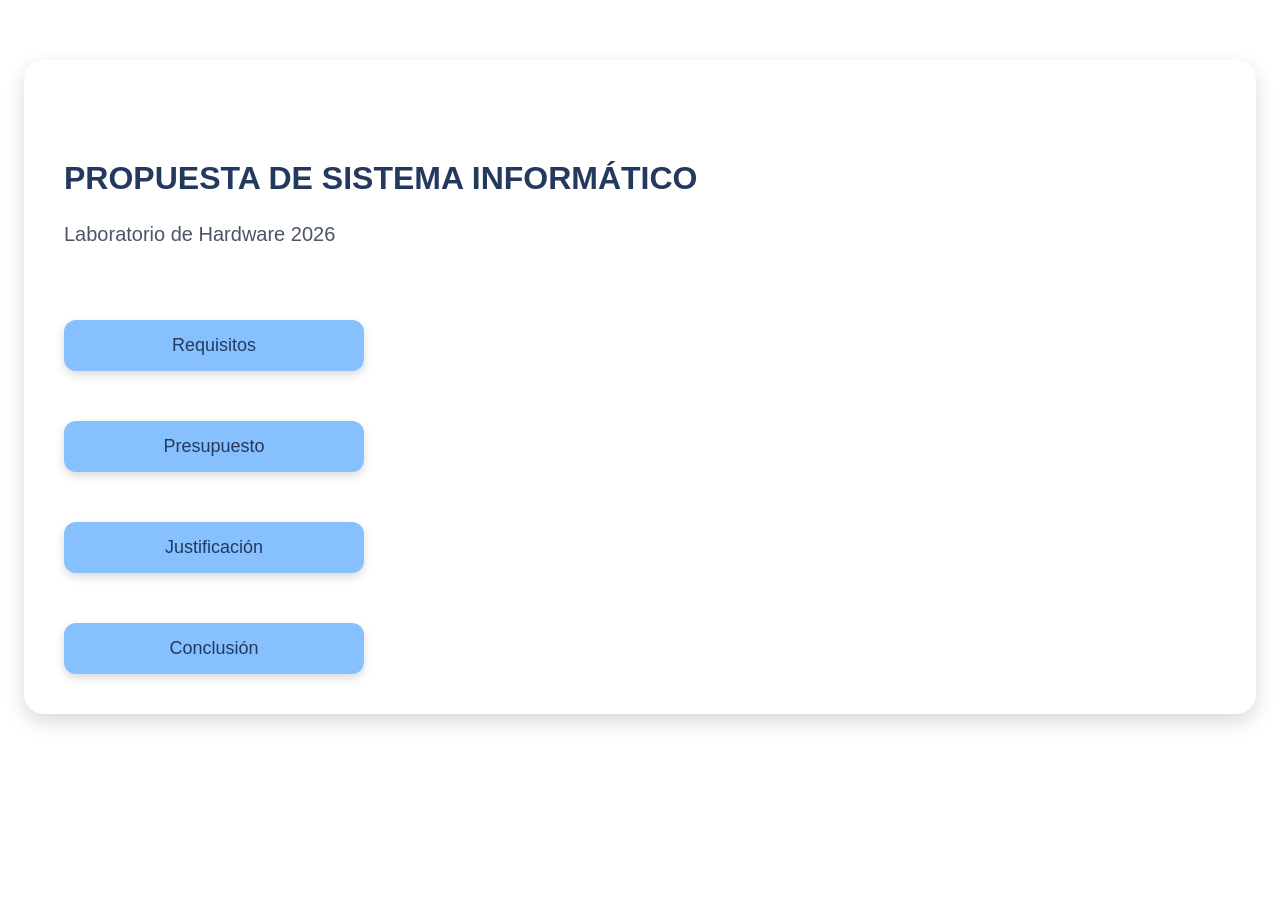
<file: docs/index.html>
<!DOCTYPE html>
<html lang="es">

<head>
  <meta charset="UTF-8">
  <title>TRABAJO INTEGRADOR FINAL</title>
  <link rel="stylesheet" href="style.css">
</head>

<body>
  <div class="tarjeta">
      <h1>PROPUESTA DE SISTEMA INFORMÁTICO</h1>

      <p>Laboratorio de Hardware 2026</p>

    <div class="botones">
  
      <a href="requisitos.html">
        <button>Requisitos</button>
      </a>
  
       <a href="presupuesto.html">
        <button>Presupuesto</button>
      </a>
  
       <a href="justificacion.html">
        <button>Justificación</button>
      </a>
  
       <a href="conclusion.html">
        <button>Conclusión</button>
      </a>
    </div>
  </div>

</body>
</html>
</file>
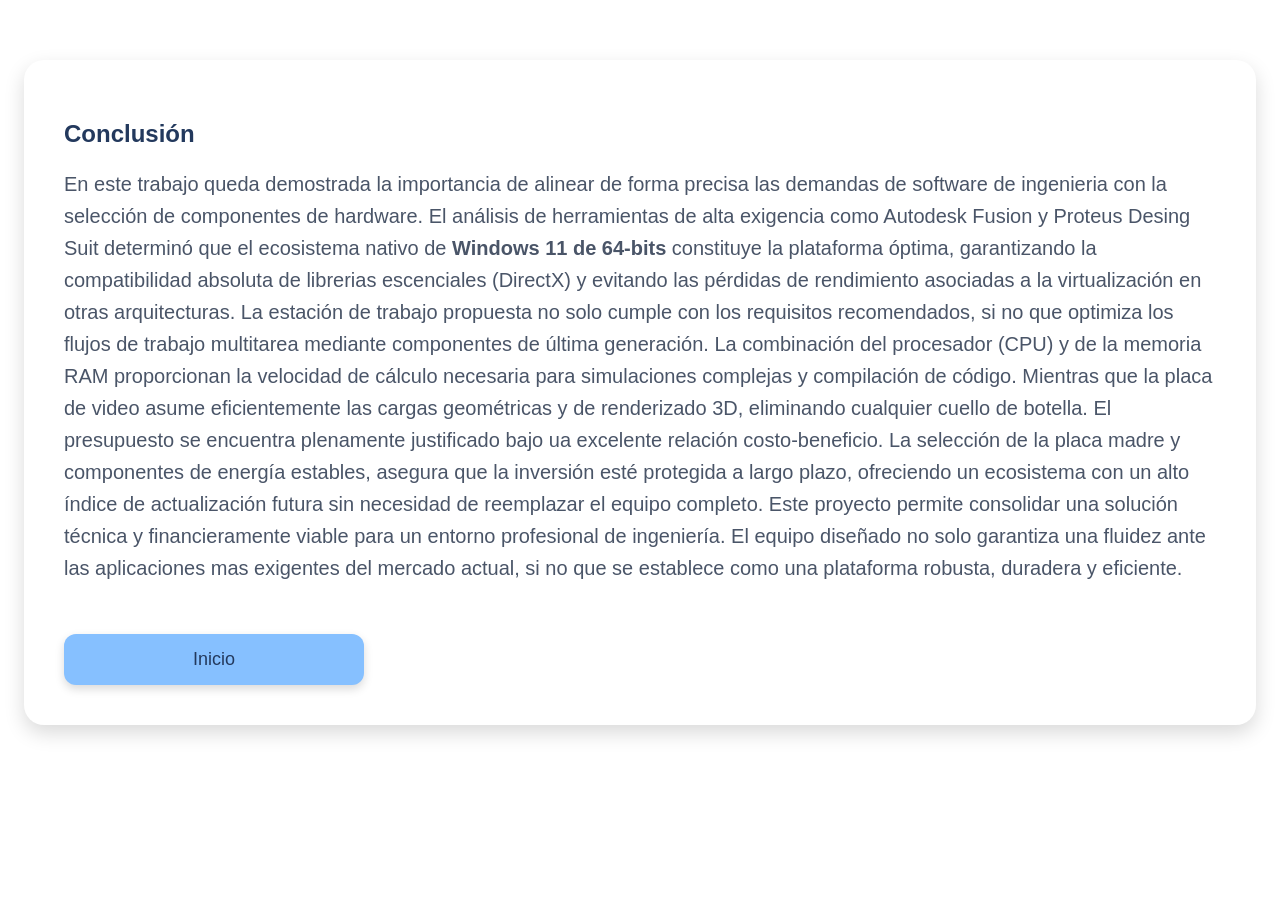
<file: docs/conclusion.html>
<!DOCTYPE html>
<html lang="es">

<head>
  <meta charset="UTF-8">
  <title>Conclusión</title>
  <link rel="stylesheet" href="style.css">
</head>
<body>

  <div class="tarjeta">
    <h2>Conclusión</h2>
    
    <p>
    En este trabajo queda demostrada la importancia de alinear de forma precisa las demandas de software de ingenieria con la selección de componentes de hardware. El análisis de herramientas de alta exigencia como Autodesk Fusion y Proteus Desing Suit determinó que el ecosistema nativo de <strong>Windows 11 de 64-bits</strong> constituye la plataforma óptima, garantizando la compatibilidad absoluta de librerias escenciales (DirectX) y evitando las pérdidas de rendimiento asociadas a la virtualización en otras arquitecturas.
    La estación de trabajo propuesta no solo cumple con los requisitos recomendados, si no que optimiza los flujos de trabajo multitarea mediante componentes de última generación. La combinación del procesador (CPU) y de la memoria RAM proporcionan la velocidad de cálculo necesaria para simulaciones complejas y compilación de código. Mientras que la placa de video asume eficientemente las cargas geométricas y de renderizado 3D, eliminando cualquier cuello de botella.
    El presupuesto se encuentra plenamente justificado bajo ua excelente relación costo-beneficio. La selección de la placa madre y componentes de energía estables, asegura que la inversión esté protegida a largo plazo, ofreciendo un ecosistema con un alto índice de actualización futura sin necesidad de reemplazar el equipo completo.
    Este proyecto permite consolidar una solución técnica y financieramente viable para un entorno profesional de ingeniería. El equipo diseñado no solo garantiza una fluidez ante las aplicaciones mas exigentes del mercado actual, si no que se establece como una plataforma robusta, duradera y eficiente.
    </p>
    
    <a href="index.html">
        <button>Inicio</button>
    </a>
    
  </div>
  
</body>
  
</html>
</file>
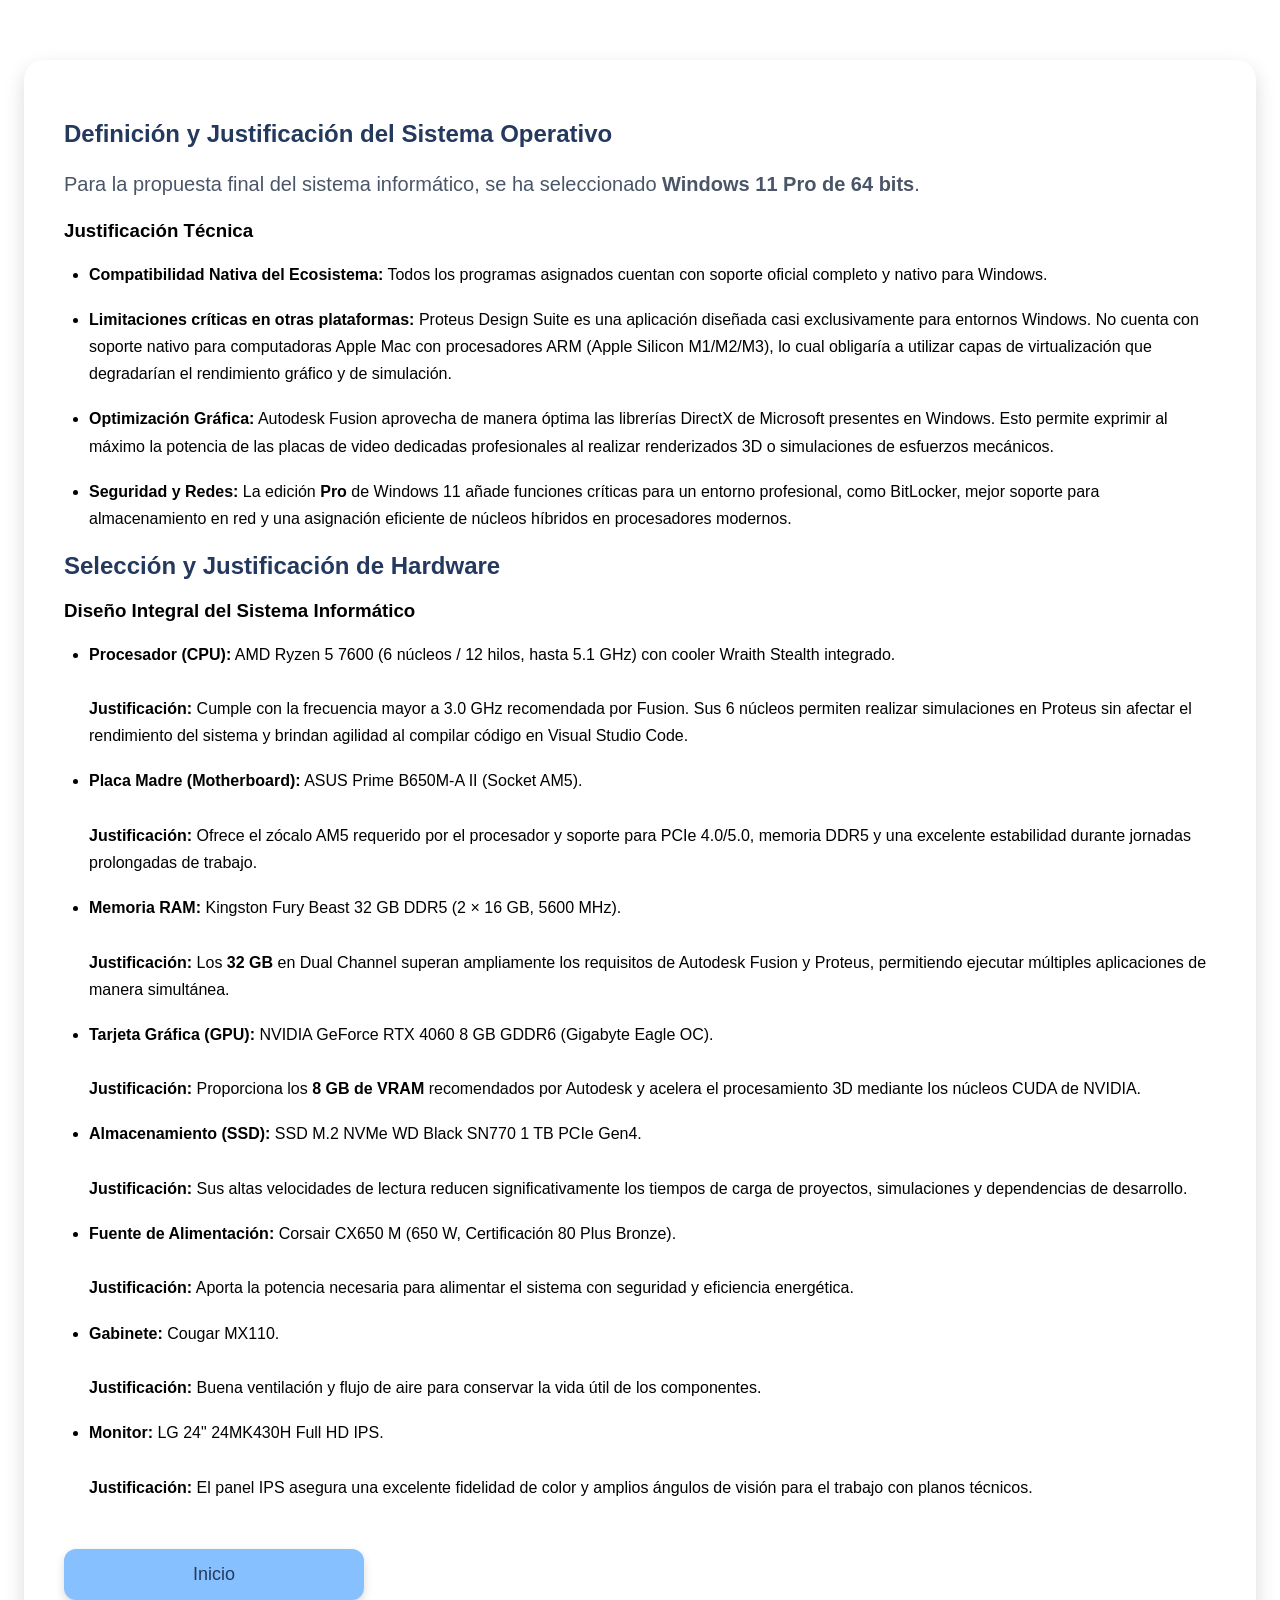
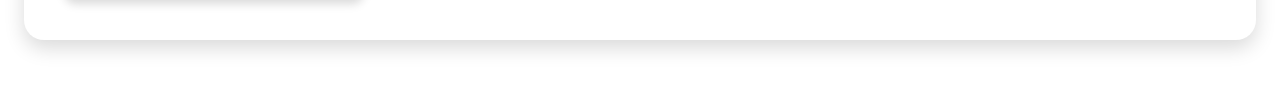
<file: docs/justificacion.html>
<!DOCTYPE html>
<html lang="es">

<head>
  <meta charset="UTF-8">
  <title>Justificación</title>
  <link rel="stylesheet" href="style.css">
</head>

 <body>

  <div class="tarjeta">
    <h2>Definición y Justificación del Sistema Operativo</h2>
      
      <p>
          Para la propuesta final del sistema informático, se ha seleccionado
          <strong>Windows 11 Pro de 64 bits</strong>.
      </p>
      
      <h3>Justificación Técnica</h3>
      <ul>
          <li>
              <strong>Compatibilidad Nativa del Ecosistema:</strong>
              Todos los programas asignados cuentan con soporte oficial completo y nativo para Windows.
          </li>
          <li>
              <strong>Limitaciones críticas en otras plataformas:</strong>
              Proteus Design Suite es una aplicación diseñada casi exclusivamente para entornos Windows. No cuenta con soporte nativo para computadoras Apple Mac con procesadores ARM (Apple Silicon M1/M2/M3), lo cual obligaría a utilizar capas de virtualización que degradarían el rendimiento gráfico y de simulación.
          </li>
          <li>
              <strong>Optimización Gráfica:</strong>
              Autodesk Fusion aprovecha de manera óptima las librerías DirectX de Microsoft presentes en Windows. Esto permite exprimir al máximo la potencia de las placas de video dedicadas profesionales al realizar renderizados 3D o simulaciones de esfuerzos mecánicos.
          </li>
          <li>
              <strong>Seguridad y Redes:</strong>
              La edición <strong>Pro</strong> de Windows 11 añade funciones críticas para un entorno profesional, como BitLocker, mejor soporte para almacenamiento en red y una asignación eficiente de núcleos híbridos en procesadores modernos.
          </li>
      </ul>
      
      <h2>Selección y Justificación de Hardware</h2>
      <h3>Diseño Integral del Sistema Informático</h3>
      <ul>
          <li>
              <strong>Procesador (CPU):</strong>
              AMD Ryzen 5 7600 (6 núcleos / 12 hilos, hasta 5.1 GHz) con cooler Wraith Stealth integrado.
              <br><br>
              <strong>Justificación:</strong>
              Cumple con la frecuencia mayor a 3.0 GHz recomendada por Fusion. Sus 6 núcleos permiten realizar simulaciones en Proteus sin afectar el rendimiento del sistema y brindan agilidad al compilar código en Visual Studio Code.
          </li>
          <li>
              <strong>Placa Madre (Motherboard):</strong>
              ASUS Prime B650M-A II (Socket AM5).
              <br><br>
              <strong>Justificación:</strong>
              Ofrece el zócalo AM5 requerido por el procesador y soporte para PCIe 4.0/5.0, memoria DDR5 y una excelente estabilidad durante jornadas prolongadas de trabajo.
          </li>
          <li>
              <strong>Memoria RAM:</strong>
              Kingston Fury Beast 32 GB DDR5 (2 × 16 GB, 5600 MHz).
              <br><br>
              <strong>Justificación:</strong>
              Los <strong>32 GB</strong> en Dual Channel superan ampliamente los requisitos de Autodesk Fusion y Proteus, permitiendo ejecutar múltiples aplicaciones de manera simultánea.
          </li>
          <li>
              <strong>Tarjeta Gráfica (GPU):</strong>
              NVIDIA GeForce RTX 4060 8 GB GDDR6 (Gigabyte Eagle OC).
              <br><br>
              <strong>Justificación:</strong>
              Proporciona los <strong>8 GB de VRAM</strong> recomendados por Autodesk y acelera el procesamiento 3D mediante los núcleos CUDA de NVIDIA.
          </li>
          <li>
              <strong>Almacenamiento (SSD):</strong>
              SSD M.2 NVMe WD Black SN770 1 TB PCIe Gen4.
              <br><br>
              <strong>Justificación:</strong>
              Sus altas velocidades de lectura reducen significativamente los tiempos de carga de proyectos, simulaciones y dependencias de desarrollo.
          </li>
          <li>
              <strong>Fuente de Alimentación:</strong>
              Corsair CX650 M (650 W, Certificación 80 Plus Bronze).
              <br><br>
              <strong>Justificación:</strong>
              Aporta la potencia necesaria para alimentar el sistema con seguridad y eficiencia energética.
          </li>
          <li>
              <strong>Gabinete:</strong>
              Cougar MX110.
              <br><br>
              <strong>Justificación:</strong>
              Buena ventilación y flujo de aire para conservar la vida útil de los componentes.
          </li>
          <li>
              <strong>Monitor:</strong>
              LG 24" 24MK430H Full HD IPS.
              <br><br>
              <strong>Justificación:</strong>
              El panel IPS asegura una excelente fidelidad de color y amplios ángulos de visión para el trabajo con planos técnicos.
          </li>
      </ul>
    
      <a href="index.html">
          <button>Inicio</button>
      </a>
   </div>
 </body>
</html>
</file>
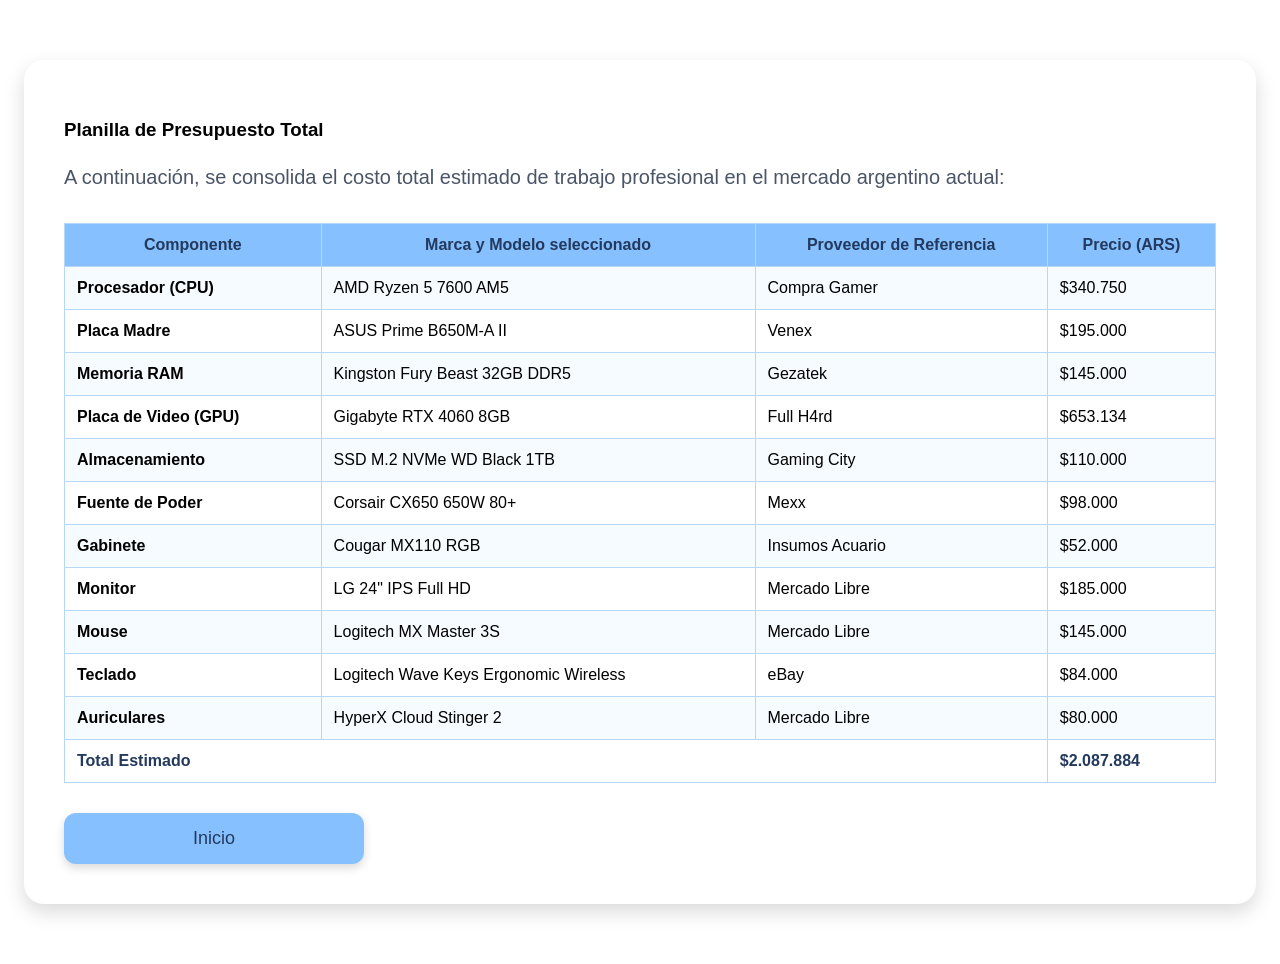
<file: docs/presupuesto.html>
<!DOCTYPE html>
<html lang="es">

<head>
  <meta charset="UTF-8">
  <title>Requisitos</title>
  <link rel="stylesheet" href="style.css">
</head>

<body>

  <div class="tarjeta">
    
    <h3>Planilla de Presupuesto Total</h3>

    <p>
      A continuación, se consolida el costo total estimado de trabajo profesional en el mercado argentino actual:
    </p>
    <table>

      <tr>
          <th>Componente</th>
          <th>Marca y Modelo seleccionado</th>
          <th>Proveedor de Referencia</th>
          <th>Precio (ARS)</th>
      </tr>
  
      <tr>
          <td><strong>Procesador (CPU)</strong></td>
          <td>AMD Ryzen 5 7600 AM5</td>
          <td>Compra Gamer</td>
          <td>$340.750</td>
      </tr>
  
      <tr>
          <td><strong>Placa Madre</strong></td>
          <td>ASUS Prime B650M-A II</td>
          <td>Venex</td>
          <td>$195.000</td>
      </tr>
  
      <tr>
          <td><strong>Memoria RAM</strong></td>
          <td>Kingston Fury Beast 32GB DDR5</td>
          <td>Gezatek</td>
          <td>$145.000</td>
      </tr>
  
      <tr>
          <td><strong>Placa de Video (GPU)</strong></td>
          <td>Gigabyte RTX 4060 8GB</td>
          <td>Full H4rd</td>
          <td>$653.134</td>
      </tr>
  
      <tr>
          <td><strong>Almacenamiento</strong></td>
          <td>SSD M.2 NVMe WD Black 1TB</td>
          <td>Gaming City</td>
          <td>$110.000</td>
      </tr>
  
      <tr>
          <td><strong>Fuente de Poder</strong></td>
          <td>Corsair CX650 650W 80+</td>
          <td>Mexx</td>
          <td>$98.000</td>
      </tr>
  
      <tr>
          <td><strong>Gabinete</strong></td>
          <td>Cougar MX110 RGB</td>
          <td>Insumos Acuario</td>
          <td>$52.000</td>
      </tr>
  
      <tr>
          <td><strong>Monitor</strong></td>
          <td>LG 24" IPS Full HD</td>
          <td>Mercado Libre</td>
          <td>$185.000</td>
      </tr>
  
      <tr>
          <td><strong>Mouse</strong></td>
          <td>Logitech MX Master 3S</td>
          <td>Mercado Libre</td>
          <td>$145.000</td>
      </tr>
  
      <tr>
          <td><strong>Teclado</strong></td>
          <td>Logitech Wave Keys Ergonomic Wireless</td>
          <td>eBay</td>
          <td>$84.000</td>
      </tr>
  
      <tr>
          <td><strong>Auriculares</strong></td>
          <td>HyperX Cloud Stinger 2</td>
          <td>Mercado Libre</td>
          <td>$80.000</td>
      </tr>
  
      <tr class="total">
          <td colspan="3"><strong>Total Estimado</strong></td>
          <td><strong>$2.087.884</strong></td>
      </tr>
  
     </table>

    <a href="index.html">
      <button>Inicio</button>
    </a>
    
  </div>
  
</body>

</html>
</file>
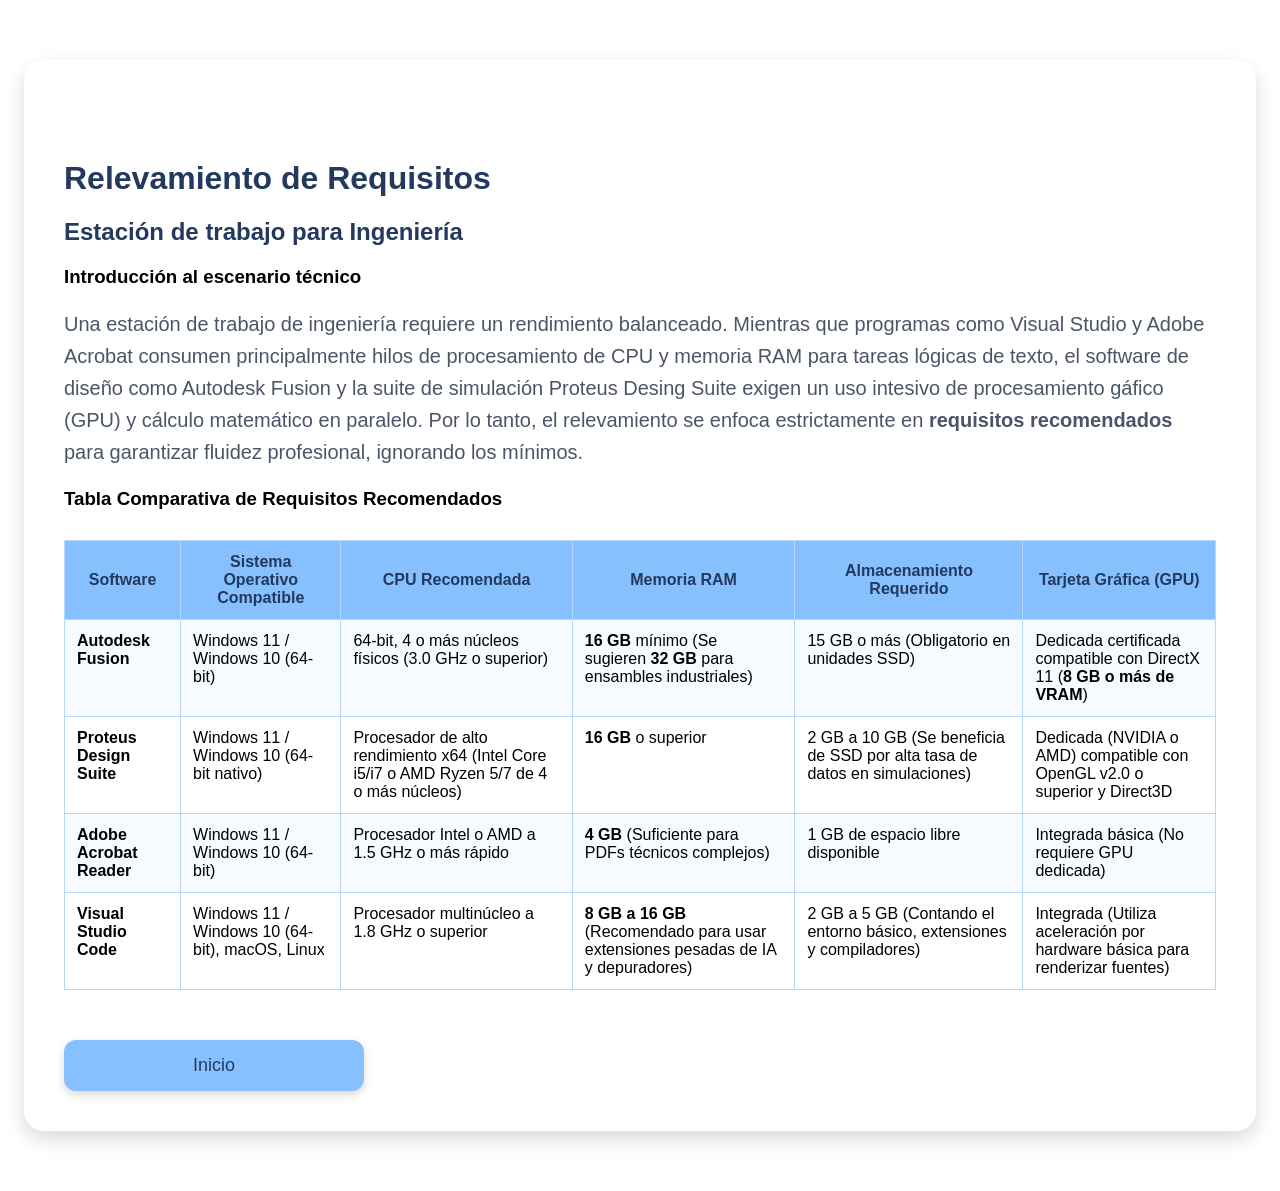
<file: docs/requisitos.html>
<!DOCTYPE html>
<html lang="es">

<head>
  <meta charset="UTF-8">
  <title>Requisitos</title>
  <link rel="stylesheet" href="style.css">
</head>

<body>

  <div class="tarjeta">

    <h1>Relevamiento de Requisitos</h1>
    <h2>Estación de trabajo para Ingeniería</h2>

    <h3>Introducción al escenario técnico</h3>

    <p>
      Una estación de trabajo de ingeniería requiere un rendimiento balanceado. Mientras que programas como Visual Studio y Adobe Acrobat consumen principalmente hilos de procesamiento de CPU y memoria RAM para tareas lógicas de texto, el software de diseño como Autodesk Fusion y la suite de simulación Proteus Desing Suite exigen un uso intesivo de procesamiento gáfico (GPU) y cálculo matemático en paralelo. Por lo tanto, el relevamiento se enfoca estrictamente en <strong>requisitos recomendados</strong> para garantizar fluidez profesional, ignorando los mínimos.
      <h3>Tabla Comparativa de Requisitos Recomendados</h3>
        <table>
          <tr>
            <th>Software</th>
            <th>Sistema Operativo Compatible</th>
            <th>CPU Recomendada</th>
            <th>Memoria RAM</th>
            <th>Almacenamiento Requerido</th>
            <th>Tarjeta Gráfica (GPU)</th>
          </tr>
          <tr>
            <td><strong>Autodesk Fusion</strong></td>
            <td>Windows 11 / Windows 10 (64-bit)</td>
            <td>64-bit, 4 o más núcleos físicos (3.0 GHz o superior)</td>
            <td><strong>16 GB</strong> mínimo (Se sugieren <strong>32 GB</strong> para ensambles industriales)</td>
            <td>15 GB o más (Obligatorio en unidades SSD)</td>
            <td>Dedicada certificada compatible con DirectX 11 (<strong>8 GB o más de VRAM</strong>)</td>
          </tr>
          <tr>
            <td><strong>Proteus Design Suite</strong></td>
            <td>Windows 11 / Windows 10 (64-bit nativo)</td>
            <td>Procesador de alto rendimiento x64 (Intel Core i5/i7 o AMD Ryzen 5/7 de 4 o más núcleos)</td>
            <td><strong>16 GB</strong> o superior</td>
            <td>2 GB a 10 GB (Se beneficia de SSD por alta tasa de datos en simulaciones)</td>
            <td>Dedicada (NVIDIA o AMD) compatible con OpenGL v2.0 o superior y Direct3D</td>
          </tr>
          <tr>
            <td><strong>Adobe Acrobat Reader</strong></td>
            <td>Windows 11 / Windows 10 (64-bit)</td>
            <td>Procesador Intel o AMD a 1.5 GHz o más rápido</td>
            <td><strong>4 GB</strong> (Suficiente para PDFs técnicos complejos)</td>
            <td>1 GB de espacio libre disponible</td>
            <td>Integrada básica (No requiere GPU dedicada)</td>
          </tr>
          <tr>
            <td><strong>Visual Studio Code</strong></td>
            <td>Windows 11 / Windows 10 (64-bit), macOS, Linux</td>
            <td>Procesador multinúcleo a 1.8 GHz o superior</td>
            <td><strong>8 GB a 16 GB</strong> (Recomendado para usar extensiones pesadas de IA y depuradores)</td>
            <td>2 GB a 5 GB (Contando el entorno básico, extensiones y compiladores)</td>
            <td>Integrada (Utiliza aceleración por hardware básica para renderizar fuentes)</td>
          </tr>
        </table>
    </p>

    <a href="index.html">
      <button>Inicio</button>
    </a>
    
  </div>
  
</body>

</html>
</file>
<file: docs/style.css>
body{
  background-color: E0EFFF;
  font-family: Arial, Helvetica, sans-serif;
  text-alingn: center;
  margin: 0;
}

.tarjeta{
  background-color: white;
  width: 90%;
  margin: 60px auto;
  padding: 40px;
  border-radius: 20px;
  box-shadow: 0px 8px 20px rgba(0,0,0,0.15);
}

h1{
  margin-top: 60px;
  color: #23395D;
  font-size: 45px:
}

h2{
  color: #23395D;
  font-size: 30px:
}

h1{
  color: #23395D;
  font-size: 20px:
}

p{
  color: #4A5568;
  font-size: 20px;
  text-aling: justify;
  line-height: 1.6;
}

.botones{
  display: flex;
  flex-direction: column;
  aling-items: center;
  gap: 20px;
  margin-top: 40px;
}

button{
  background-color: #86C0FF;
  color: #23395D;
  border: none;
  padding: 15px 40px;
  width: 300px;
  font-size: 18px;
  border-radius: 12px;
  cursor: pointer;
  margin-top: 30px;

  box-shadow: 0px 4px 10px rgba(0,0,0,0.15);
  transition: 0.3s
}
button:hover{
  background-color: #5AA5F2;
  transform: translateY(-3px);
}

table{
  width: 100%;
  border-collapse: collapse;
  margin-top: 30px;
}

th{
  background-color: #86C0FF;
  color: #23395D;
  padding: 12px;
  border: 1px solid #B7D7F7;
}

td{
  padding: 12px;
  border: 1px solid #B7D7F7;
  text-align: left;
  vertical-align: top;
}

tr:nth-child(even){
    background-color: #F6FBFF;
}

.total{
  backgreound-color: #D6EBFF;
  font-weight: bold;
}

.total td{
  color: #23395D;
}

ul{
    padding-left: 25px;
    line-height: 1.7;
}

li{
    margin-bottom: 18px;
}
</file>
